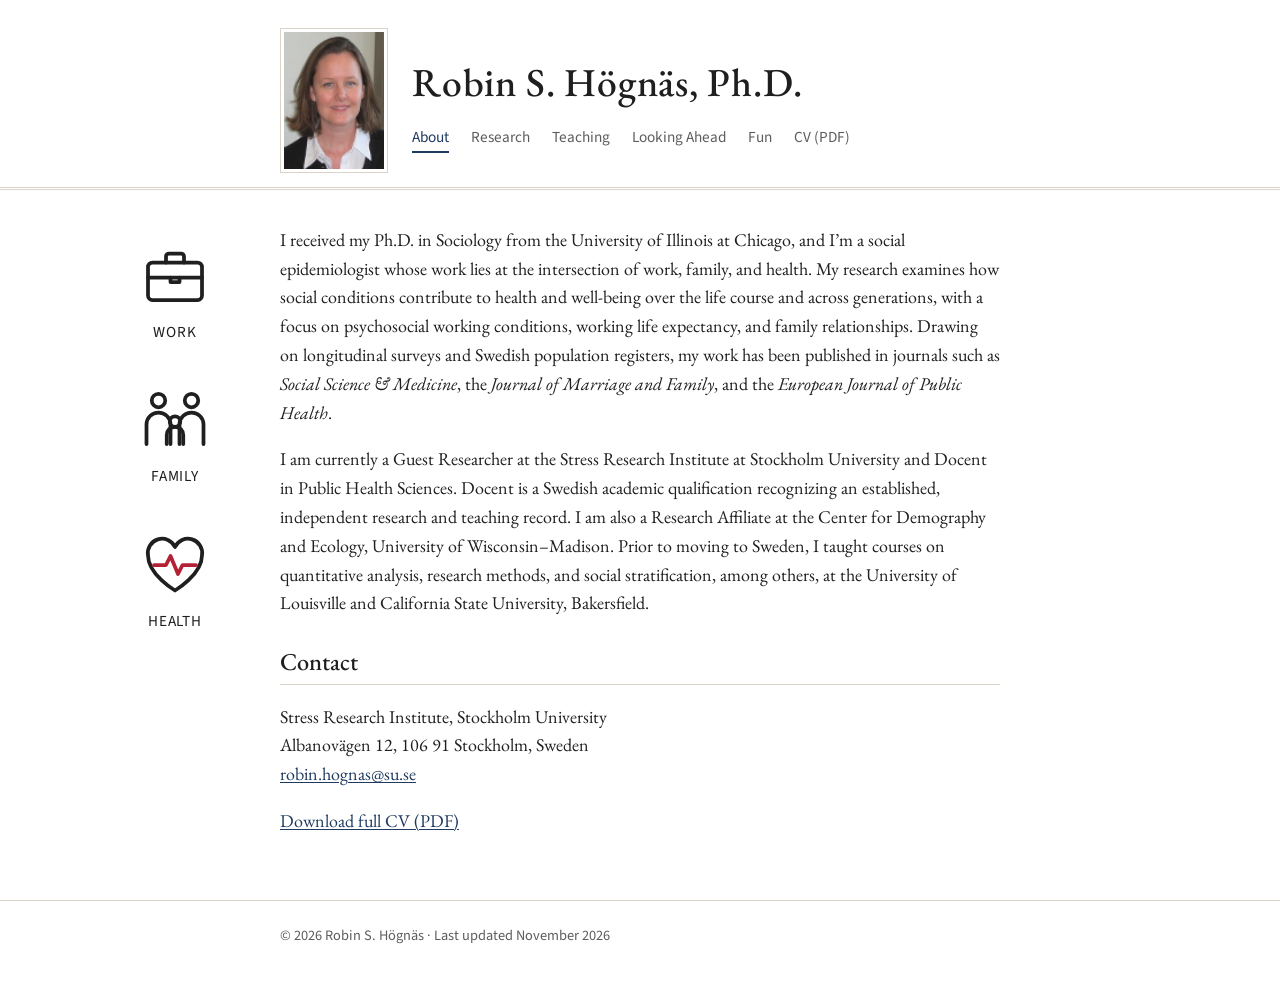
<file: index.html>
<!DOCTYPE html>
<html lang="en">
<head>
  <meta charset="utf-8">
  <meta name="viewport" content="width=device-width, initial-scale=1">
  <title>Robin S. Högnäs — Stockholm University</title>
  <meta name="description" content="Robin S. Högnäs, Docent and researcher at the Stress Research Institute, Stockholm University. Research on work, health, aging, and the family life course.">
  <link rel="preconnect" href="https://fonts.googleapis.com">
  <link rel="preconnect" href="https://fonts.gstatic.com" crossorigin>
  <link href="https://fonts.googleapis.com/css2?family=EB+Garamond:ital,wght@0,400;0,500;0,600;1,400&family=Source+Sans+3:wght@400;600&display=swap" rel="stylesheet">
  <link rel="stylesheet" href="css/style.css?v=38">
</head>
<body>
  <header class="site-header">
    <div class="wrap header-row">
      <img class="header-photo" src="images/robin.png" alt="Portrait of Robin S. Högnäs">
      <div class="header-text">
      <p class="site-name"><a href="index.html">Robin S. Högnäs, Ph.D.</a></p>
      <nav class="site-nav" aria-label="Main">
        <ul>
          <li><a href="index.html" aria-current="page">About</a></li>
          <li><a href="research.html">Research</a></li>
          <li><a href="teaching.html">Teaching</a></li>
          <li><a href="future.html">Looking Ahead</a></li>
          <li><a href="fun.html">Fun</a></li>
          <li><a href="cv.pdf">CV (PDF)</a></li>
        </ul>
      </nav>
      </div>
    </div>
    <div class="theme-strip" aria-hidden="true">
      <div class="wrap">
        <span><img src="images/icons/work.svg" alt="">Work</span>
        <span><img src="images/icons/family.svg" alt="">Family</span>
        <span><img src="images/icons/health.svg" alt="">Health</span>
      </div>
    </div>
  </header>

  <main class="wrap">
    <section class="profile">
      <div class="profile-text">
        <p>I received my Ph.D. in Sociology from the University of Illinois at Chicago, and I&rsquo;m a social epidemiologist whose work lies at the intersection of work, family, and health. My research examines how social conditions contribute to health and well-being over the life course and across generations, with a focus on psychosocial working conditions, working life expectancy, and family relationships. Drawing on longitudinal surveys and Swedish population registers, my work has been published in journals such as <em>Social Science &amp; Medicine</em>, the <em>Journal of Marriage and Family</em>, and the <em>European Journal of Public Health</em>.</p>
        <p>I am currently a Guest Researcher at the Stress Research Institute at Stockholm University and Docent in Public Health Sciences. Docent is a Swedish academic qualification recognizing an established, independent research and teaching record. I am also a Research Affiliate at the Center for Demography and Ecology, University of Wisconsin&ndash;Madison. Prior to moving to Sweden, I taught courses on quantitative analysis, research methods, and social stratification, among others, at the University of Louisville and California State University, Bakersfield.</p>
      </div>
    </section>

    <h2>Contact</h2>
    <p>
      Stress Research Institute, Stockholm University<br>
      Albanovägen 12, 106 91 Stockholm, Sweden<br>
      <a href="mailto:robin.hognas@su.se">robin.hognas@su.se</a>
    </p>
    <p><a href="cv.pdf">Download full CV (PDF)</a></p>
  </main>

  <footer class="site-footer">
    <div class="wrap">
      <p>&copy; 2026 Robin S. Högnäs · Last updated November 2026</p>
    </div>
  </footer>
  <script data-goatcounter="https://rshognas.goatcounter.com/count" async src="//gc.zgo.at/count.js"></script>
</body>
</html>
</file>
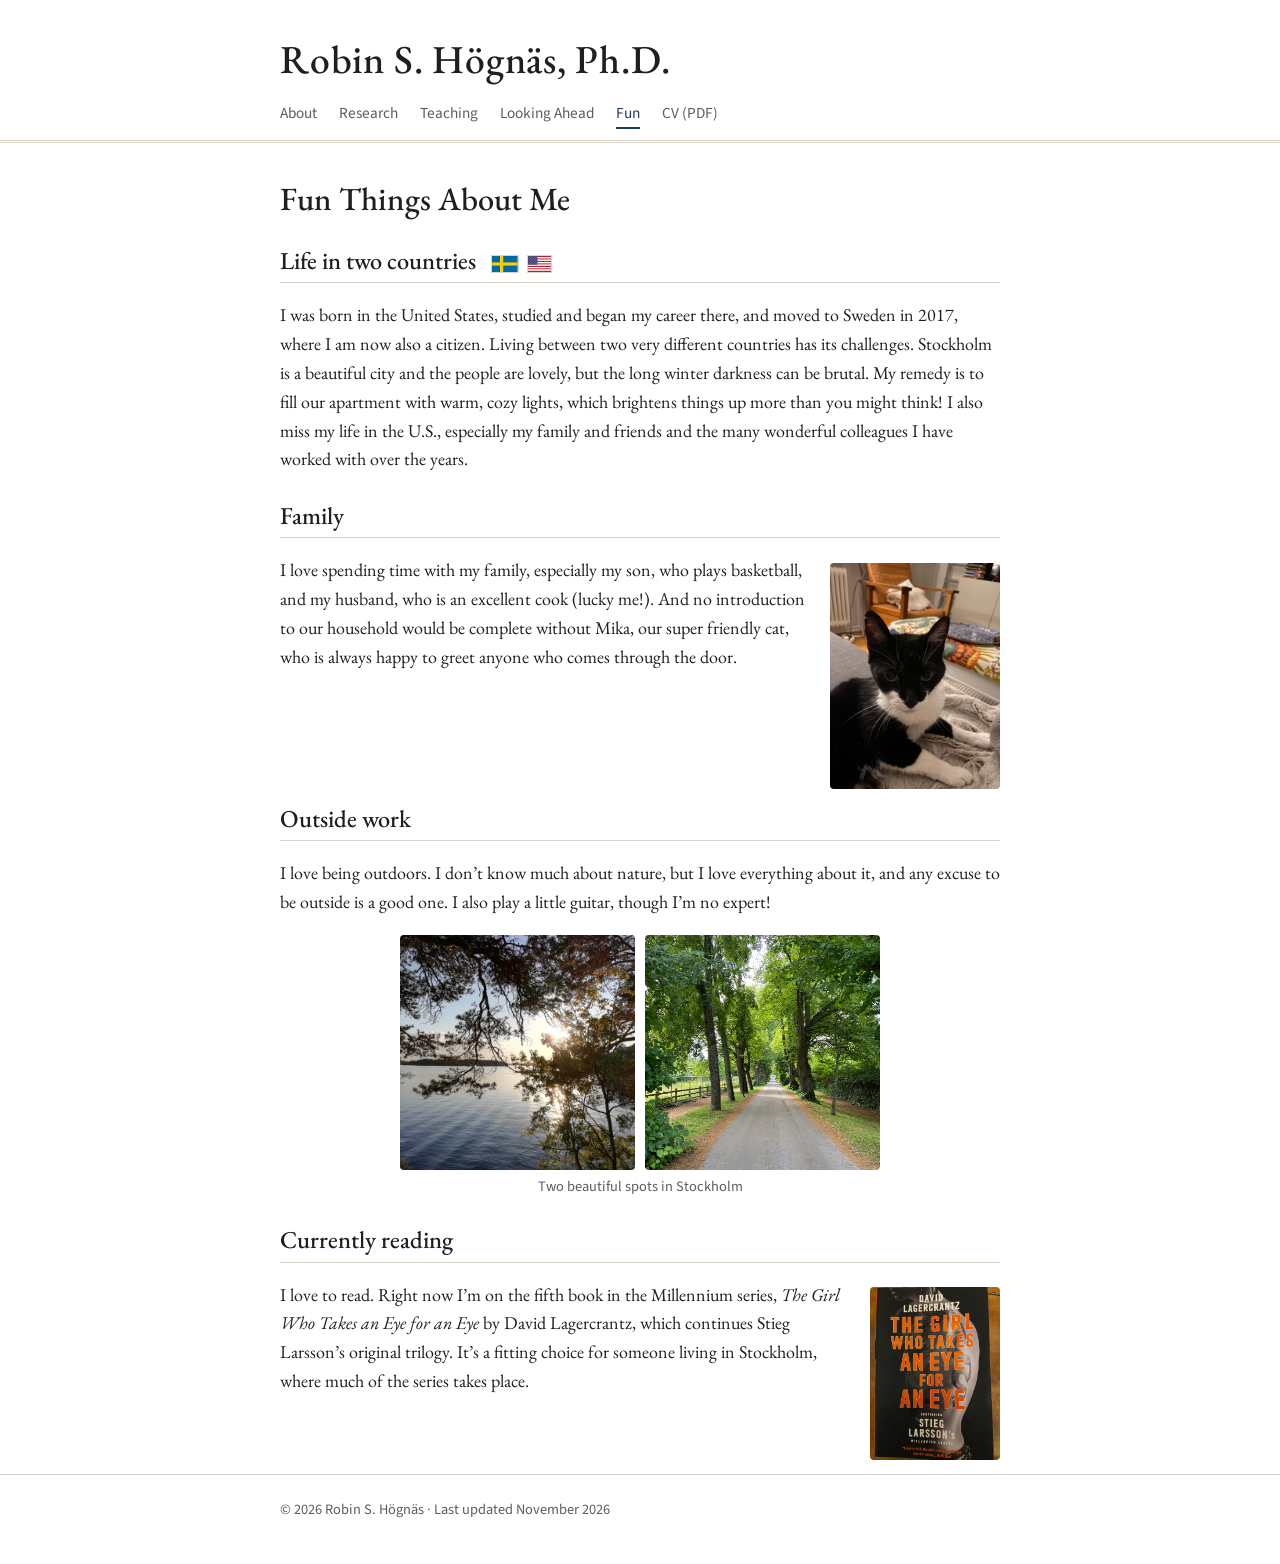
<file: fun.html>
<!DOCTYPE html>
<html lang="en">
<head>
  <meta charset="utf-8">
  <meta name="viewport" content="width=device-width, initial-scale=1">
  <title>Fun — Robin S. Högnäs</title>
  <meta name="description" content="A few things about Robin S. Högnäs outside of academic work.">
  <link rel="preconnect" href="https://fonts.googleapis.com">
  <link rel="preconnect" href="https://fonts.gstatic.com" crossorigin>
  <link href="https://fonts.googleapis.com/css2?family=EB+Garamond:ital,wght@0,400;0,500;0,600;1,400&family=Source+Sans+3:wght@400;600&display=swap" rel="stylesheet">
  <link rel="stylesheet" href="css/style.css?v=38">
</head>
<body>
  <header class="site-header">
    <div class="wrap">
      <p class="site-name"><a href="index.html">Robin S. Högnäs, Ph.D.</a></p>
      <nav class="site-nav" aria-label="Main">
        <ul>
          <li><a href="index.html">About</a></li>
          <li><a href="research.html">Research</a></li>
          <li><a href="teaching.html">Teaching</a></li>
          <li><a href="future.html">Looking Ahead</a></li>
          <li><a href="fun.html" aria-current="page">Fun</a></li>
          <li><a href="cv.pdf">CV (PDF)</a></li>
        </ul>
      </nav>
    </div>
  </header>

  <main class="wrap">
    <h1>Fun Things About Me</h1>

    <h2 class="tight">Life in two countries <span class="flags"><svg class="flag" viewBox="0 0 160 100" role="img" aria-label="Flag of Sweden"><rect width="160" height="100" fill="#006AA7"/><rect x="50" width="20" height="100" fill="#FECC00"/><rect y="40" width="160" height="20" fill="#FECC00"/></svg><svg class="flag" viewBox="0 0 190 130" role="img" aria-label="Flag of the United States"><rect y="0" width="190" height="10" fill="#B22234"/><rect y="10" width="190" height="10" fill="#fff"/><rect y="20" width="190" height="10" fill="#B22234"/><rect y="30" width="190" height="10" fill="#fff"/><rect y="40" width="190" height="10" fill="#B22234"/><rect y="50" width="190" height="10" fill="#fff"/><rect y="60" width="190" height="10" fill="#B22234"/><rect y="70" width="190" height="10" fill="#fff"/><rect y="80" width="190" height="10" fill="#B22234"/><rect y="90" width="190" height="10" fill="#fff"/><rect y="100" width="190" height="10" fill="#B22234"/><rect y="110" width="190" height="10" fill="#fff"/><rect y="120" width="190" height="10" fill="#B22234"/><rect width="76" height="70" fill="#3C3B6E"/><circle cx="6.3" cy="3.5" r="2" fill="#fff"/><circle cx="19.0" cy="3.5" r="2" fill="#fff"/><circle cx="31.7" cy="3.5" r="2" fill="#fff"/><circle cx="44.4" cy="3.5" r="2" fill="#fff"/><circle cx="57.1" cy="3.5" r="2" fill="#fff"/><circle cx="69.8" cy="3.5" r="2" fill="#fff"/><circle cx="12.6" cy="10.5" r="2" fill="#fff"/><circle cx="25.4" cy="10.5" r="2" fill="#fff"/><circle cx="38.0" cy="10.5" r="2" fill="#fff"/><circle cx="50.7" cy="10.5" r="2" fill="#fff"/><circle cx="63.4" cy="10.5" r="2" fill="#fff"/><circle cx="6.3" cy="17.5" r="2" fill="#fff"/><circle cx="19.0" cy="17.5" r="2" fill="#fff"/><circle cx="31.7" cy="17.5" r="2" fill="#fff"/><circle cx="44.4" cy="17.5" r="2" fill="#fff"/><circle cx="57.1" cy="17.5" r="2" fill="#fff"/><circle cx="69.8" cy="17.5" r="2" fill="#fff"/><circle cx="12.6" cy="24.5" r="2" fill="#fff"/><circle cx="25.4" cy="24.5" r="2" fill="#fff"/><circle cx="38.0" cy="24.5" r="2" fill="#fff"/><circle cx="50.7" cy="24.5" r="2" fill="#fff"/><circle cx="63.4" cy="24.5" r="2" fill="#fff"/><circle cx="6.3" cy="31.5" r="2" fill="#fff"/><circle cx="19.0" cy="31.5" r="2" fill="#fff"/><circle cx="31.7" cy="31.5" r="2" fill="#fff"/><circle cx="44.4" cy="31.5" r="2" fill="#fff"/><circle cx="57.1" cy="31.5" r="2" fill="#fff"/><circle cx="69.8" cy="31.5" r="2" fill="#fff"/><circle cx="12.6" cy="38.5" r="2" fill="#fff"/><circle cx="25.4" cy="38.5" r="2" fill="#fff"/><circle cx="38.0" cy="38.5" r="2" fill="#fff"/><circle cx="50.7" cy="38.5" r="2" fill="#fff"/><circle cx="63.4" cy="38.5" r="2" fill="#fff"/><circle cx="6.3" cy="45.5" r="2" fill="#fff"/><circle cx="19.0" cy="45.5" r="2" fill="#fff"/><circle cx="31.7" cy="45.5" r="2" fill="#fff"/><circle cx="44.4" cy="45.5" r="2" fill="#fff"/><circle cx="57.1" cy="45.5" r="2" fill="#fff"/><circle cx="69.8" cy="45.5" r="2" fill="#fff"/><circle cx="12.6" cy="52.5" r="2" fill="#fff"/><circle cx="25.4" cy="52.5" r="2" fill="#fff"/><circle cx="38.0" cy="52.5" r="2" fill="#fff"/><circle cx="50.7" cy="52.5" r="2" fill="#fff"/><circle cx="63.4" cy="52.5" r="2" fill="#fff"/><circle cx="6.3" cy="59.5" r="2" fill="#fff"/><circle cx="19.0" cy="59.5" r="2" fill="#fff"/><circle cx="31.7" cy="59.5" r="2" fill="#fff"/><circle cx="44.4" cy="59.5" r="2" fill="#fff"/><circle cx="57.1" cy="59.5" r="2" fill="#fff"/><circle cx="69.8" cy="59.5" r="2" fill="#fff"/></svg></span></h2>
    <p>
      I was born in the United States, studied and began my career there, and moved to
      Sweden in 2017, where I am now also a citizen. Living between two very different
      countries has its challenges. Stockholm is a beautiful city and the people are
      lovely, but the long winter darkness can be brutal. My remedy is to fill our
      apartment with warm, cozy lights, which brightens things up more than you might
      think! I also miss my life in the U.S., especially my family and friends and the
      many wonderful colleagues I have worked with over the years.
    </p>

    <h2 class="tight clear">Family</h2>
    <img class="photo-side" src="images/fun/mika.jpg" alt="Mika, a black-and-white cat, relaxing on a blanket" loading="lazy">
    <p>
      I love spending time with my family, especially my son, who plays basketball, and
      my husband, who is an excellent cook (lucky me!). And no introduction to our
      household would be complete without Mika, our super friendly cat, who is always
      happy to greet anyone who comes through the door.
    </p>

    <h2 class="tight clear">Outside work</h2>
    <p>
      I love being outdoors. I don&rsquo;t know much about nature, but I love everything
      about it, and any excuse to be outside is a good one. I also play a little guitar,
      though I&rsquo;m no expert!
    </p>
    <figure class="photo-figure">
      <div class="photo-pair">
        <img src="images/fun/nature-1.jpg" alt="Evening sun through pine trees over a calm lake" loading="lazy">
        <img src="images/fun/nature-2.jpg" alt="A tree-lined country road in summer" loading="lazy">
      </div>
      <figcaption>Two beautiful spots in Stockholm</figcaption>
    </figure>

    <h2 class="tight clear">Currently reading</h2>
    <img class="photo-side photo-small" src="images/fun/book.jpg?v=2" alt="My copy of The Girl Who Takes an Eye for an Eye by David Lagercrantz" loading="lazy">
    <p>
      I love to read. Right now I&rsquo;m on the fifth book in the Millennium series,
      <em>The Girl Who Takes an Eye for an Eye</em> by David Lagercrantz, which continues
      Stieg Larsson&rsquo;s original trilogy. It&rsquo;s a fitting choice for someone living
      in Stockholm, where much of the series takes place.
    </p>

  </main>

  <footer class="site-footer">
    <div class="wrap">
      <p>&copy; 2026 Robin S. Högnäs · Last updated November 2026</p>
    </div>
  </footer>
  <script data-goatcounter="https://rshognas.goatcounter.com/count" async src="//gc.zgo.at/count.js"></script>
</body>
</html>
</file>
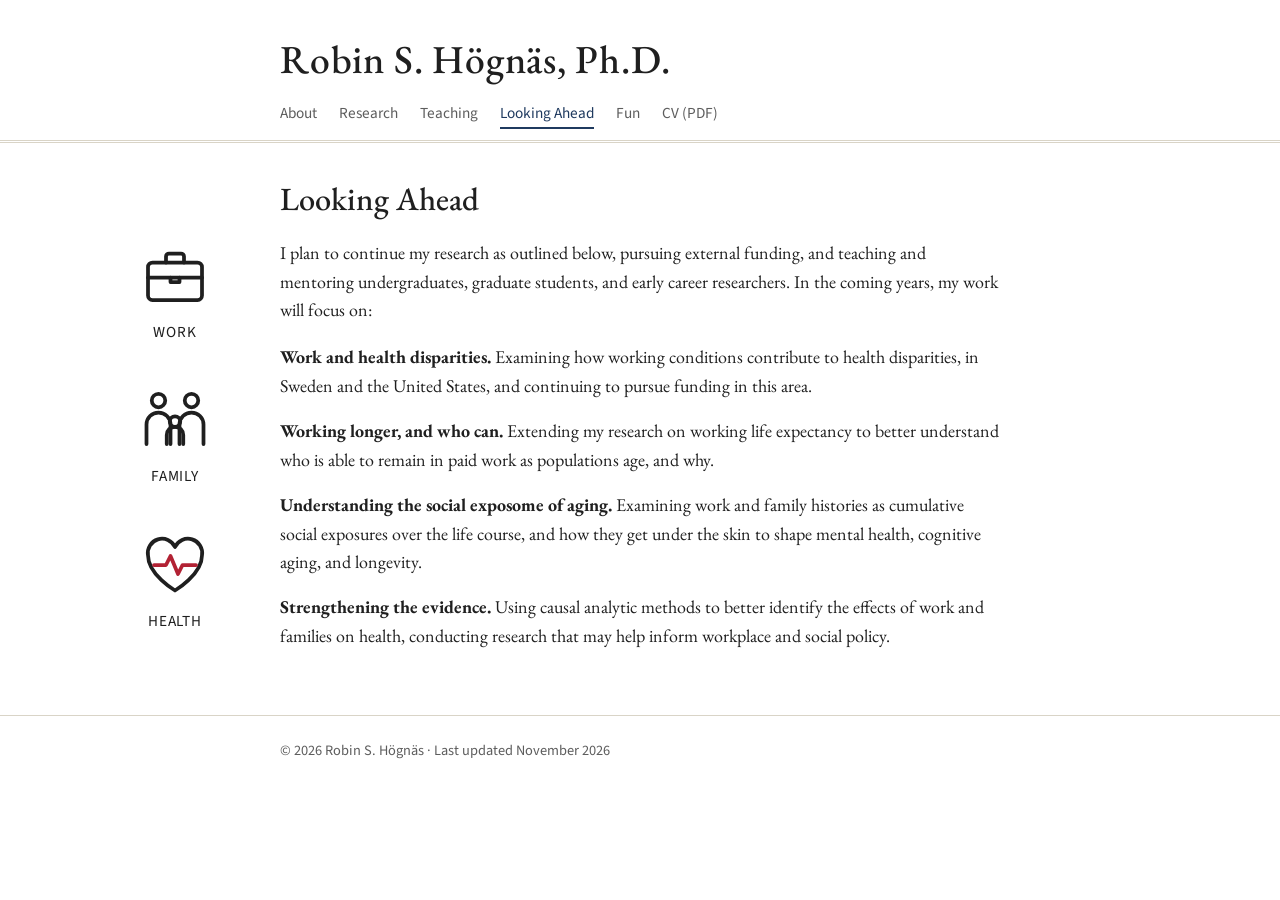
<file: future.html>
<!DOCTYPE html>
<html lang="en">
<head>
  <meta charset="utf-8">
  <meta name="viewport" content="width=device-width, initial-scale=1">
  <title>Looking Ahead — Robin S. Högnäs</title>
  <meta name="description" content="Future research plans and directions of Robin S. Högnäs.">
  <link rel="preconnect" href="https://fonts.googleapis.com">
  <link rel="preconnect" href="https://fonts.gstatic.com" crossorigin>
  <link href="https://fonts.googleapis.com/css2?family=EB+Garamond:ital,wght@0,400;0,500;0,600;1,400&family=Source+Sans+3:wght@400;600&display=swap" rel="stylesheet">
  <link rel="stylesheet" href="css/style.css?v=38">
</head>
<body>
  <header class="site-header">
    <div class="wrap">
      <p class="site-name"><a href="index.html">Robin S. Högnäs, Ph.D.</a></p>
      <nav class="site-nav" aria-label="Main">
        <ul>
          <li><a href="index.html">About</a></li>
          <li><a href="research.html">Research</a></li>
          <li><a href="teaching.html">Teaching</a></li>
          <li><a href="future.html" aria-current="page">Looking Ahead</a></li>
          <li><a href="fun.html">Fun</a></li>
          <li><a href="cv.pdf">CV (PDF)</a></li>
        </ul>
      </nav>
    </div>
    <div class="theme-strip" aria-hidden="true">
      <div class="wrap">
        <span><img src="images/icons/work.svg" alt="">Work</span>
        <span><img src="images/icons/family.svg" alt="">Family</span>
        <span><img src="images/icons/health.svg" alt="">Health</span>
      </div>
    </div>
  </header>

  <main class="wrap">
    <h1>Looking Ahead</h1>
    <p>
      I plan to continue my research as outlined below, pursuing external funding, and teaching
      and mentoring undergraduates, graduate students, and early career researchers. In the
      coming years, my work will focus on:
    </p>
    <ul class="plain plans">
      <li><strong>Work and health disparities.</strong> Examining how working conditions
        contribute to health disparities, in Sweden and the United States, and continuing to pursue funding in this area.</li>
      <li><strong>Working longer, and who can.</strong> Extending my research on working
        life expectancy to better understand who is able to remain in paid work as populations
        age, and why.</li>
      <li><strong>Understanding the social exposome of aging.</strong> Examining work and family
        histories as cumulative social exposures over the life course, and how they get under
        the skin to shape mental health, cognitive aging, and longevity.</li>
      <li><strong>Strengthening the evidence.</strong> Using causal analytic methods to
        better identify the effects of work and families on health, conducting research that may help inform workplace and social policy.</li>
    </ul>
  </main>

  <footer class="site-footer">
    <div class="wrap">
      <p>&copy; 2026 Robin S. Högnäs · Last updated November 2026</p>
    </div>
  </footer>
  <script data-goatcounter="https://rshognas.goatcounter.com/count" async src="//gc.zgo.at/count.js"></script>
</body>
</html>
</file>
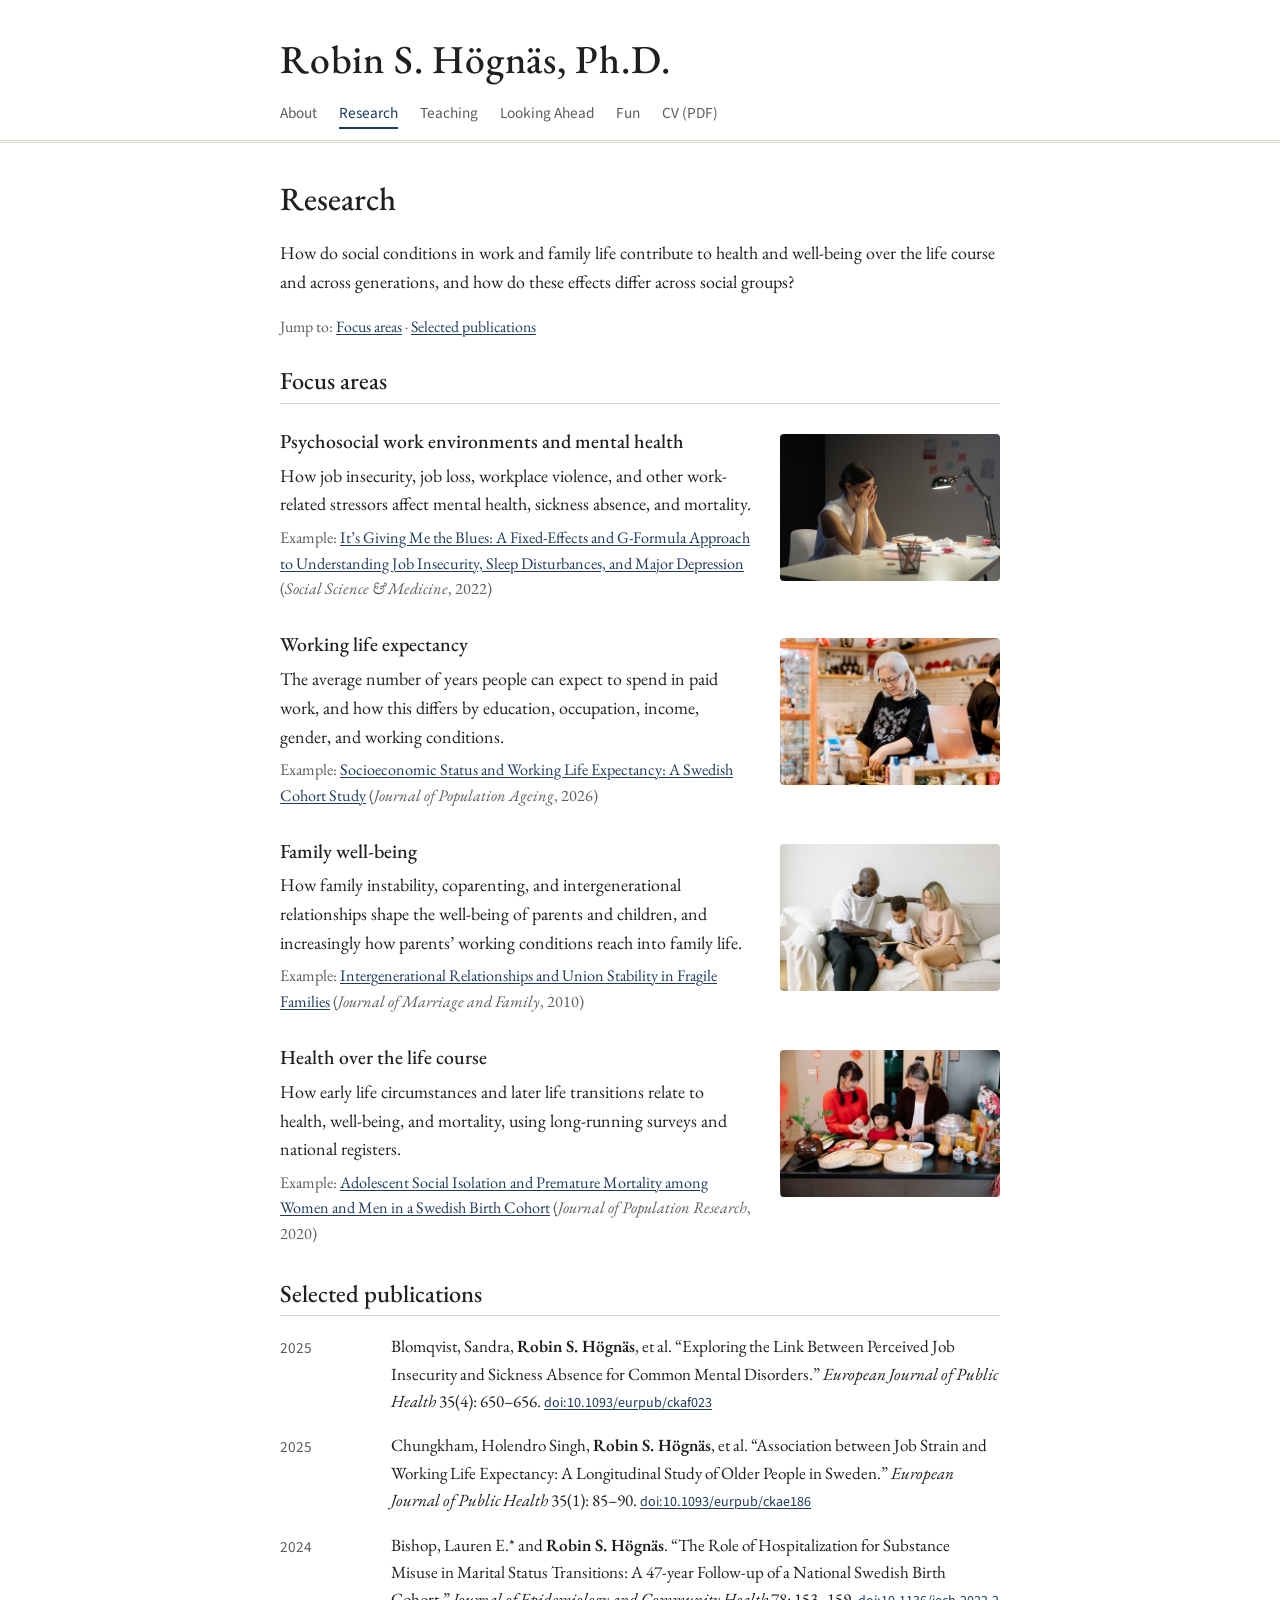
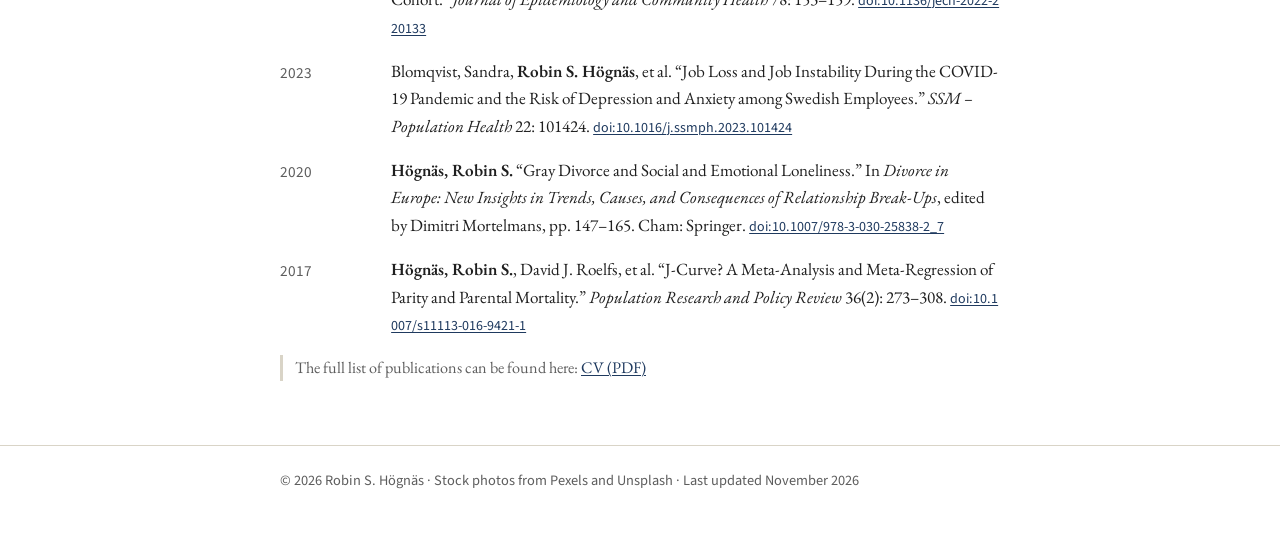
<file: research.html>
<!DOCTYPE html>
<html lang="en">
<head>
  <meta charset="utf-8">
  <meta name="viewport" content="width=device-width, initial-scale=1">
  <title>Research — Robin S. Högnäs</title>
  <meta name="description" content="Research themes, grants, and publications of Robin S. Högnäs: work, health, working life expectancy, and family demography.">
  <link rel="preconnect" href="https://fonts.googleapis.com">
  <link rel="preconnect" href="https://fonts.gstatic.com" crossorigin>
  <link href="https://fonts.googleapis.com/css2?family=EB+Garamond:ital,wght@0,400;0,500;0,600;1,400&family=Source+Sans+3:wght@400;600&display=swap" rel="stylesheet">
  <link rel="stylesheet" href="css/style.css?v=38">
</head>
<body>
  <header class="site-header">
    <div class="wrap">
      <p class="site-name"><a href="index.html">Robin S. Högnäs, Ph.D.</a></p>
      <nav class="site-nav" aria-label="Main">
        <ul>
          <li><a href="index.html">About</a></li>
          <li><a href="research.html" aria-current="page">Research</a></li>
          <li><a href="teaching.html">Teaching</a></li>
          <li><a href="future.html">Looking Ahead</a></li>
          <li><a href="fun.html">Fun</a></li>
          <li><a href="cv.pdf">CV (PDF)</a></li>
        </ul>
      </nav>
    </div>
  </header>

  <main class="wrap">
    <h1>Research</h1>
    <p>
      How do social conditions in work and family life contribute to health and
      well-being over the life course and across generations, and how do these effects
      differ across social groups?
    </p>
    <p class="small muted">
      Jump to: <a href="#areas">Focus areas</a> ·
      <a href="#publications">Selected publications</a>
    </p>

    <h2 id="areas" class="tight">Focus areas</h2>

    <div class="theme has-photo">
      <div class="theme-text">
        <h3>Psychosocial work environments and mental health</h3>
        <p>How job insecurity, job loss, workplace violence, and other work-related stressors affect mental health, sickness absence, and mortality.</p>
        <p class="example">Example: <a href="https://doi.org/10.1016/j.socscimed.2022.114805">It&rsquo;s Giving Me the Blues: A Fixed-Effects and G-Formula Approach to Understanding Job Insecurity, Sleep Disturbances, and Major Depression</a> (<em>Social Science &amp; Medicine</em>, 2022)</p>
      </div>
      <img class="photo-research" src="images/research/stressed-worker.jpg" alt="A woman at her desk late in the evening, rubbing her eyes under a desk lamp" loading="lazy">
    </div>

    <div class="theme has-photo">
      <div class="theme-text">
        <h3>Working life expectancy</h3>
        <p>The average number of years people can expect to spend in paid work, and how this differs by education, occupation, income, gender, and working conditions.</p>
        <p class="example">Example: <a href="https://doi.org/10.1007/s12062-026-09596-y">Socioeconomic Status and Working Life Expectancy: A Swedish Cohort Study</a> (<em>Journal of Population Ageing</em>, 2026)</p>
      </div>
      <img class="photo-research" src="images/research/older-worker.jpg?v=5" alt="An older woman with gray hair working behind the counter of a coffee shop" loading="lazy">
    </div>

    <div class="theme has-photo">
      <div class="theme-text">
        <h3>Family well-being</h3>
        <p>How family instability, coparenting, and intergenerational relationships shape the well-being of parents and children, and increasingly how parents&rsquo; working conditions reach into family life.</p>
        <p class="example">Example: <a href="https://doi.org/10.1111/j.1741-3737.2010.00760.x">Intergenerational Relationships and Union Stability in Fragile Families</a> (<em>Journal of Marriage and Family</em>, 2010)</p>
      </div>
      <img class="photo-research" src="images/research/family.jpg" alt="Two parents reading a book with their young child on a sofa" loading="lazy">
    </div>

    <div class="theme has-photo">
      <div class="theme-text">
        <h3>Health over the life course</h3>
        <p>How early life circumstances and later life transitions relate to health, well-being, and mortality, using long-running surveys and national registers.</p>
        <p class="example">Example: <a href="https://doi.org/10.1007/s12546-019-09237-6">Adolescent Social Isolation and Premature Mortality among Women and Men in a Swedish Birth Cohort</a> (<em>Journal of Population Research</em>, 2020)</p>
      </div>
      <img class="photo-research" src="images/research/generations.jpg" alt="A grandmother making dumplings with her grandchildren" loading="lazy">
    </div>

    <h2 id="publications" class="tight">Selected publications</h2>
    <ul class="entries pubs">
      <li><span class="year">2025</span><div>Blomqvist, Sandra, <span class="me">Robin S. Högnäs</span>, et al. “Exploring the Link Between Perceived Job Insecurity and Sickness Absence for Common Mental Disorders.” <span class="venue">European Journal of Public Health</span> 35(4): 650–656. <a href="https://doi.org/10.1093/eurpub/ckaf023">doi:10.1093/eurpub/ckaf023</a></div></li>
      <li><span class="year">2025</span><div>Chungkham, Holendro Singh, <span class="me">Robin S. Högnäs</span>, et al. “Association between Job Strain and Working Life Expectancy: A Longitudinal Study of Older People in Sweden.” <span class="venue">European Journal of Public Health</span> 35(1): 85–90. <a href="https://doi.org/10.1093/eurpub/ckae186">doi:10.1093/eurpub/ckae186</a></div></li>
      <li><span class="year">2024</span><div>Bishop, Lauren E.* and <span class="me">Robin S. Högnäs</span>. “The Role of Hospitalization for Substance Misuse in Marital Status Transitions: A 47-year Follow-up of a National Swedish Birth Cohort.” <span class="venue">Journal of Epidemiology and Community Health</span> 78: 153–159. <a href="https://doi.org/10.1136/jech-2022-220133">doi:10.1136/jech-2022-220133</a></div></li>
      <li><span class="year">2023</span><div>Blomqvist, Sandra, <span class="me">Robin S. Högnäs</span>, et al. “Job Loss and Job Instability During the COVID-19 Pandemic and the Risk of Depression and Anxiety among Swedish Employees.” <span class="venue">SSM – Population Health</span> 22: 101424. <a href="https://doi.org/10.1016/j.ssmph.2023.101424">doi:10.1016/j.ssmph.2023.101424</a></div></li>
      <li><span class="year">2020</span><div><span class="me">Högnäs, Robin S.</span> “Gray Divorce and Social and Emotional Loneliness.” In <span class="venue">Divorce in Europe: New Insights in Trends, Causes, and Consequences of Relationship Break-Ups</span>, edited by Dimitri Mortelmans, pp. 147–165. Cham: Springer. <a href="https://doi.org/10.1007/978-3-030-25838-2_7">doi:10.1007/978-3-030-25838-2_7</a></div></li>
      <li><span class="year">2017</span><div><span class="me">Högnäs, Robin S.</span>, David J. Roelfs, et al. “J-Curve? A Meta-Analysis and Meta-Regression of Parity and Parental Mortality.” <span class="venue">Population Research and Policy Review</span> 36(2): 273–308. <a href="https://doi.org/10.1007/s11113-016-9421-1">doi:10.1007/s11113-016-9421-1</a></div></li>
    </ul>
    <p class="note">The full list of publications can be found here: <a href="cv.pdf">CV (PDF)</a></p>
  </main>

  <footer class="site-footer">
    <div class="wrap">
      <p>&copy; 2026 Robin S. Högnäs · Stock photos from Pexels and Unsplash · Last updated November 2026</p>
    </div>
  </footer>
  <script data-goatcounter="https://rshognas.goatcounter.com/count" async src="//gc.zgo.at/count.js"></script>
</body>
</html>
</file>
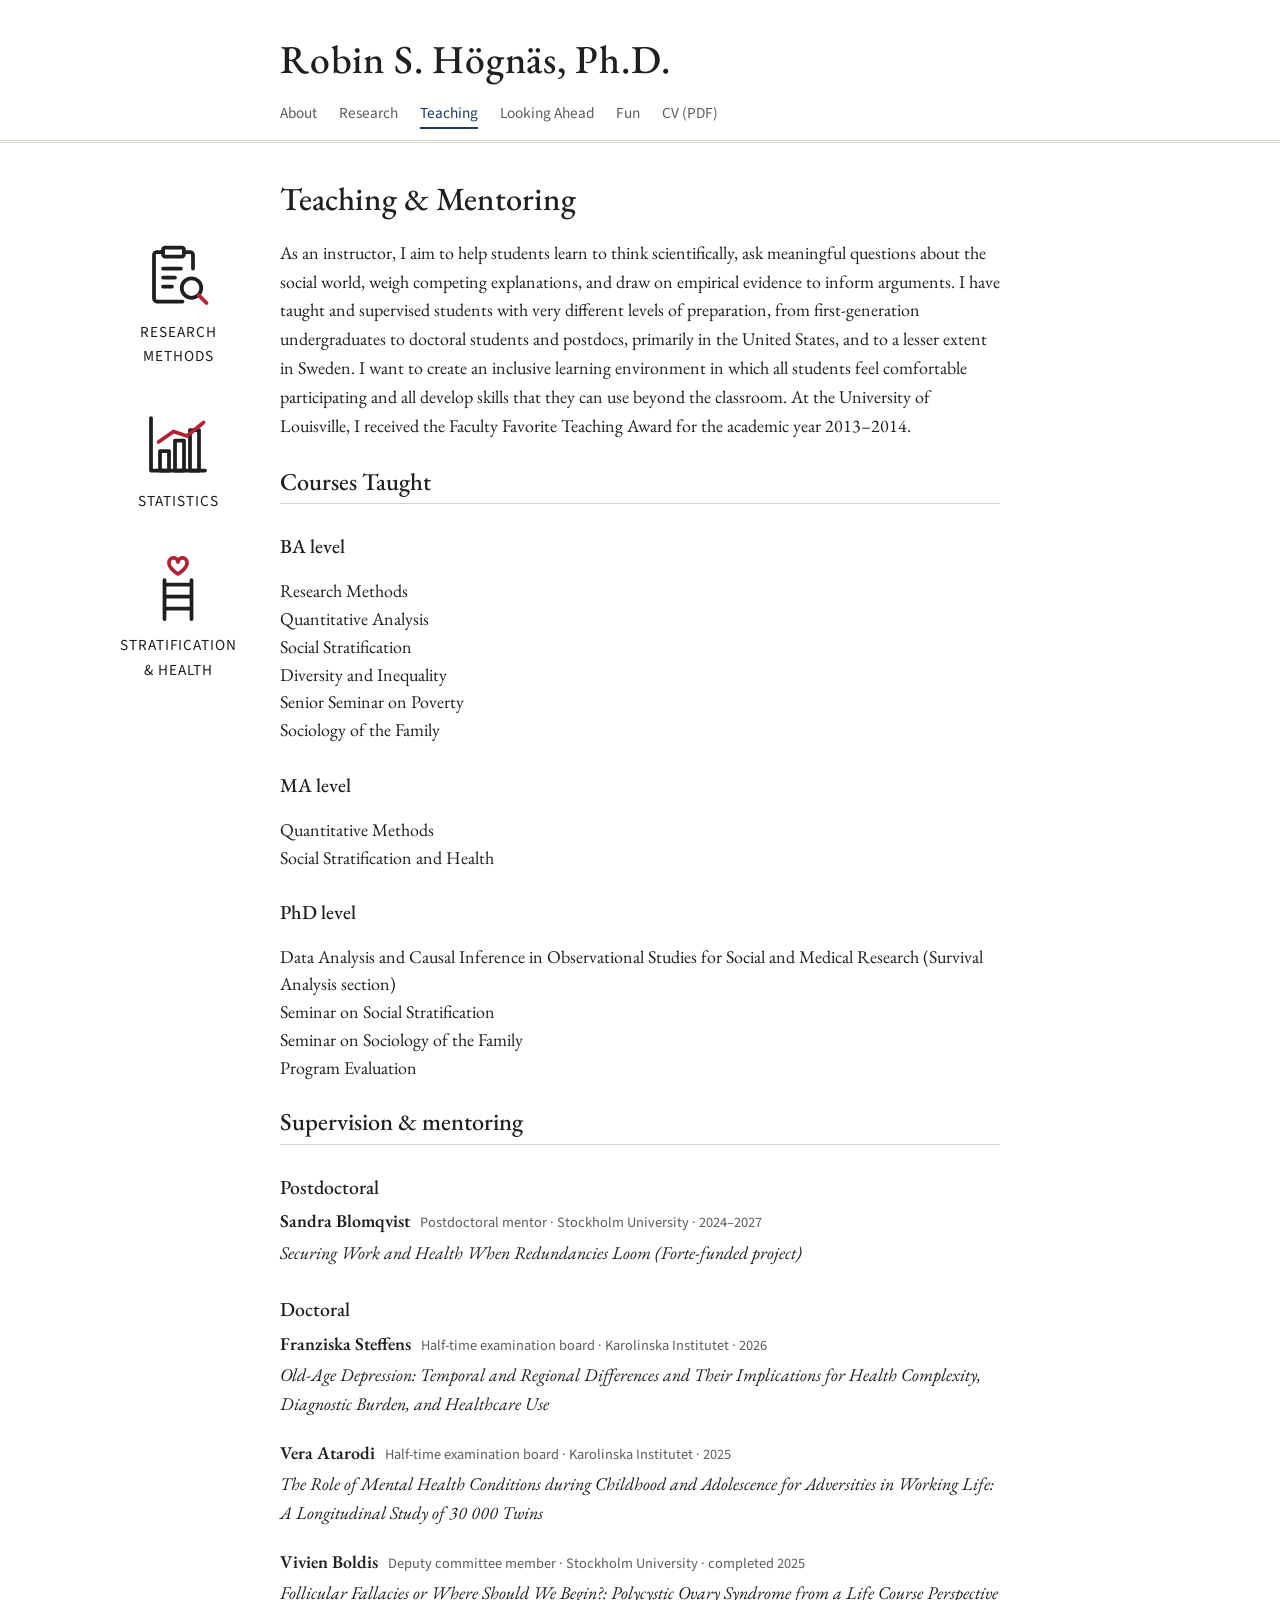
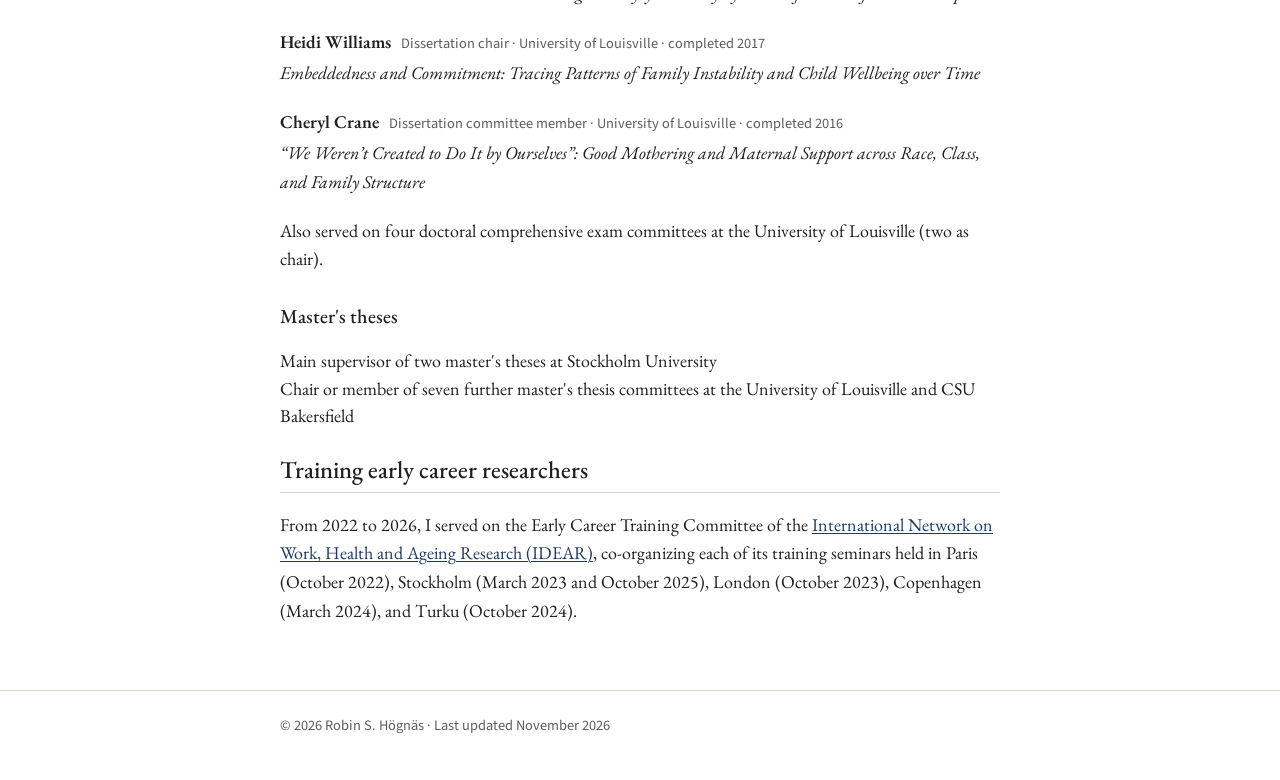
<file: teaching.html>
<!DOCTYPE html>
<html lang="en">
<head>
  <meta charset="utf-8">
  <meta name="viewport" content="width=device-width, initial-scale=1">
  <title>Teaching — Robin S. Högnäs</title>
  <meta name="description" content="Teaching, supervision, and mentoring by Robin S. Högnäs at Stockholm University, the University of Louisville, and CSU Bakersfield.">
  <link rel="preconnect" href="https://fonts.googleapis.com">
  <link rel="preconnect" href="https://fonts.gstatic.com" crossorigin>
  <link href="https://fonts.googleapis.com/css2?family=EB+Garamond:ital,wght@0,400;0,500;0,600;1,400&family=Source+Sans+3:wght@400;600&display=swap" rel="stylesheet">
  <link rel="stylesheet" href="css/style.css?v=38">
</head>
<body>
  <header class="site-header">
    <div class="wrap">
      <p class="site-name"><a href="index.html">Robin S. Högnäs, Ph.D.</a></p>
      <nav class="site-nav" aria-label="Main">
        <ul>
          <li><a href="index.html">About</a></li>
          <li><a href="research.html">Research</a></li>
          <li><a href="teaching.html" aria-current="page">Teaching</a></li>
          <li><a href="future.html">Looking Ahead</a></li>
          <li><a href="fun.html">Fun</a></li>
          <li><a href="cv.pdf">CV (PDF)</a></li>
        </ul>
      </nav>
    </div>
    <div class="theme-strip" aria-hidden="true">
      <div class="wrap">
        <span><img src="images/icons/methods.svg" alt="">Research Methods</span>
        <span><img src="images/icons/statistics.svg" alt="">Statistics</span>
        <span><img src="images/icons/stratification.svg?v=2" alt="">Stratification &amp; Health</span>
      </div>
    </div>
  </header>

  <main class="wrap">
    <h1>Teaching &amp; Mentoring</h1>
    <p>
      As an instructor, I aim to help students learn to think scientifically,
      ask meaningful questions about the social world, weigh competing explanations,
      and draw on empirical evidence to inform arguments. I have taught and supervised
      students with very different levels of preparation, from first-generation
      undergraduates to doctoral students and postdocs, primarily in the United States, and to a lesser extent in Sweden.
      I want to create an inclusive learning environment in which all students feel comfortable participating and all develop skills that they can use beyond the classroom. At the University of Louisville, I received the
      Faculty Favorite Teaching Award for the academic year 2013&ndash;2014.
    </p>

    <h2 class="tight">Courses Taught</h2>

    <h3 class="upright">BA level</h3>
    <ul class="plain">
      <li>Research Methods</li>
      <li>Quantitative Analysis</li>
      <li>Social Stratification</li>
      <li>Diversity and Inequality</li>
      <li>Senior Seminar on Poverty</li>
      <li>Sociology of the Family</li>
    </ul>

    <h3 class="upright">MA level</h3>
    <ul class="plain">
      <li>Quantitative Methods</li>
      <li>Social Stratification and Health</li>
    </ul>

    <h3 class="upright">PhD level</h3>
    <ul class="plain">
      <li>Data Analysis and Causal Inference in Observational Studies for Social and Medical Research (Survival Analysis section)</li>
      <li>Seminar on Social Stratification</li>
      <li>Seminar on Sociology of the Family</li>
      <li>Program Evaluation</li>
    </ul>

    <h2 class="tight">Supervision &amp; mentoring</h2>

    <h3 class="upright">Postdoctoral</h3>
    <ul class="people">
      <li>
        <span class="person">Sandra Blomqvist</span> <span class="meta">Postdoctoral mentor · Stockholm University · 2024–2027</span>
        <span class="work">Securing Work and Health When Redundancies Loom (Forte-funded project)</span>
      </li>
    </ul>

    <h3 class="upright">Doctoral</h3>
    <ul class="people">
      <li>
        <span class="person">Franziska Steffens</span> <span class="meta">Half-time examination board · Karolinska Institutet · 2026</span>
        <span class="work">Old-Age Depression: Temporal and Regional Differences and Their Implications for Health Complexity, Diagnostic Burden, and Healthcare Use</span>
      </li>
      <li>
        <span class="person">Vera Atarodi</span> <span class="meta">Half-time examination board · Karolinska Institutet · 2025</span>
        <span class="work">The Role of Mental Health Conditions during Childhood and Adolescence for Adversities in Working Life: A Longitudinal Study of 30&nbsp;000 Twins</span>
      </li>
      <li>
        <span class="person">Vivien Boldis</span> <span class="meta">Deputy committee member · Stockholm University · completed 2025</span>
        <span class="work">Follicular Fallacies or Where Should We Begin?: Polycystic Ovary Syndrome from a Life Course Perspective</span>
      </li>
      <li>
        <span class="person">Heidi Williams</span> <span class="meta">Dissertation chair · University of Louisville · completed 2017</span>
        <span class="work">Embeddedness and Commitment: Tracing Patterns of Family Instability and Child Wellbeing over Time</span>
      </li>
      <li>
        <span class="person">Cheryl Crane</span> <span class="meta">Dissertation committee member · University of Louisville · completed 2016</span>
        <span class="work">&ldquo;We Weren&rsquo;t Created to Do It by Ourselves&rdquo;: Good Mothering and Maternal Support across Race, Class, and Family Structure</span>
      </li>
    </ul>
    <p>Also served on four doctoral comprehensive exam committees at the University of Louisville (two as chair).</p>

    <h3 class="upright">Master's theses</h3>
    <ul class="plain">
      <li>Main supervisor of two master's theses at Stockholm University</li>
      <li>Chair or member of seven further master's thesis committees at the University of Louisville and CSU Bakersfield</li>
    </ul>

    <h2 class="tight">Training early career researchers</h2>
    <p>
      From 2022 to 2026, I served on the Early Career Training Committee of the
      <a href="https://idear-net.net/training-network/">International Network on Work, Health and Ageing Research (IDEAR)</a>,
      co-organizing each of its training seminars held in Paris (October 2022), Stockholm
      (March 2023 and October 2025), London (October 2023), Copenhagen (March 2024), and
      Turku (October 2024).
    </p>
  </main>

  <footer class="site-footer">
    <div class="wrap">
      <p>&copy; 2026 Robin S. Högnäs · Last updated November 2026</p>
    </div>
  </footer>
  <script data-goatcounter="https://rshognas.goatcounter.com/count" async src="//gc.zgo.at/count.js"></script>
</body>
</html>
</file>
<file: css/style.css>
/* Robin S. Högnäs — site styles (classic academic) */

:root {
  --bg: #ffffff;
  --text: #1f1f1f;
  --muted: #5d5d5d;
  --accent: #1f3a5f;
  --accent-soft: #e8edf3;
  --rule: #d9d4c7;
  --placeholder-bg: #fff8e1;
  --placeholder-border: #e0c36a;
  --serif: "EB Garamond", Georgia, "Times New Roman", serif;
  --sans: "Source Sans 3", -apple-system, "Segoe UI", Helvetica, Arial, sans-serif;
}

* { box-sizing: border-box; }

html { font-size: 18px; }

body {
  margin: 0;
  background: var(--bg);
  color: var(--text);
  font-family: var(--serif);
  line-height: 1.6;
}

img { max-width: 100%; }

a { color: var(--accent); text-decoration: underline; text-decoration-thickness: 1px; text-underline-offset: 2px; }
a:hover { text-decoration-thickness: 2px; }

.wrap {
  max-width: 760px;
  margin: 0 auto;
  padding: 0 20px;
}

/* ---------- Header & navigation ---------- */

.site-header {
  border-bottom: 3px double var(--rule);
  padding: 28px 0 14px;
  margin-bottom: 36px;
}

.site-name {
  font-size: 2.2rem;
  font-weight: 500;
  letter-spacing: 0.02em;
  margin: 0 0 10px;
}
.site-name a { color: var(--text); text-decoration: none; }

.site-tagline {
  font-family: var(--sans);
  font-size: 0.8rem;
  color: var(--muted);
  margin: 2px 0 14px;
  letter-spacing: 0.04em;
  text-transform: uppercase;
}

.site-nav ul {
  list-style: none;
  margin: 0;
  padding: 0;
  display: flex;
  flex-wrap: wrap;
  gap: 4px 22px;
  font-family: var(--sans);
  font-size: 0.85rem;
}
.site-nav a {
  color: var(--muted);
  text-decoration: none;
  padding-bottom: 3px;
  border-bottom: 2px solid transparent;
}
.site-nav a:hover { color: var(--accent); }
.site-nav a[aria-current="page"] {
  color: var(--accent);
  border-bottom-color: var(--accent);
}

.header-row {
  display: flex;
  justify-content: flex-start;
  align-items: center;
  gap: 24px;
}
.header-text { min-width: 0; }
.header-photo {
  flex: none;
  width: 108px;
  height: auto;
  border: 1px solid var(--rule);
  padding: 3px;
  background: #fff;
}

.theme-strip {
  margin-top: 14px;
}
.theme-strip .wrap {
  display: flex;
  flex-wrap: wrap;
  gap: 8px 36px;
  padding-block: 0;
}
.theme-strip span {
  display: inline-flex;
  align-items: center;
  gap: 10px;
  font-family: var(--sans);
  font-size: 0.78rem;
  letter-spacing: 0.06em;
  text-transform: uppercase;
  color: var(--text);
}
.theme-strip img { width: 34px; height: 34px; }

/* On wider screens, the icons float in a column to the left of the text */
@media (min-width: 900px) {
  .theme-strip {
    position: fixed;
    top: 240px;
    left: calc(50% - 520px);
    width: 110px;
    margin: 0;
  }
  .theme-strip .wrap {
    flex-direction: column;
    align-items: center;
    gap: 40px;
    padding: 0;
    margin: 0;
  }
  .theme-strip span { flex-direction: column; gap: 8px; text-align: center; font-size: 0.85rem; }
  .theme-strip img { width: 72px; height: 72px; }
}
/* Medium windows: shift the page right to make room for the icon column */
@media (min-width: 900px) and (max-width: 1099px) {
  body:has(.theme-strip) .wrap { margin-left: 150px; margin-right: auto; }
  body:has(.theme-strip) .theme-strip .wrap { margin: 0; }
  .theme-strip { left: 20px; }
  .theme-strip .wrap { gap: 32px; }
  .theme-strip img { width: 60px; height: 60px; }
  .theme-strip span { font-size: 0.78rem; }
}
/* ---------- Typography ---------- */

h1, h2, h3 { font-weight: 500; line-height: 1.25; }
h1 { font-size: 1.8rem; margin: 0 0 0.6em; }
h2 {
  font-size: 1.35rem;
  margin: 2em 0 0.7em;
  padding-bottom: 0.25em;
  border-bottom: 1px solid var(--rule);
}
h3 { font-size: 1.1rem; margin: 1.5em 0 0.4em; font-style: italic; }
h3.upright { font-style: normal; }
h2.tight { margin-top: 1.1em; }

.lead { font-size: 1.1rem; }
.muted { color: var(--muted); }
.small { font-size: 0.88rem; }

/* ---------- Home: profile ---------- */

.profile {
  display: flex;
  gap: 28px;
  align-items: flex-start;
}
.profile-photo {
  flex: 0 0 140px;
  width: 140px;
  height: auto;
  border: 1px solid var(--rule);
  padding: 4px;
  background: #fff;
}
.profile-text h1 { margin-top: 0; }
.profile-text .position {
  font-family: var(--sans);
  font-size: 0.85rem;
  color: var(--muted);
  margin: 0 0 1em;
  line-height: 1.5;
}

.profile-text > p:first-child { margin-top: 0; }
.profile + h2 { margin-top: 0.6em; }
.profile-text > p:last-child { margin-bottom: 0.8em; }

.facts {
  display: grid;
  grid-template-columns: 9.5em 1fr;
  gap: 0.35em 1em;
  margin: 0;
}
.facts dt { font-family: var(--sans); font-size: 0.8rem; color: var(--muted); text-transform: uppercase; letter-spacing: 0.04em; padding-top: 0.25em; }
.facts dd { margin: 0; }

.section-links {
  display: grid;
  grid-template-columns: repeat(auto-fit, minmax(200px, 1fr));
  gap: 14px;
  margin-top: 1em;
}
.section-links a {
  display: block;
  padding: 16px 18px;
  border: 1px solid var(--rule);
  background: #fff;
  text-decoration: none;
  color: var(--text);
  transition: border-color 0.15s, background 0.15s;
}
.section-links a:hover { border-color: var(--accent); background: var(--accent-soft); }
.section-links strong { display: block; color: var(--accent); font-weight: 500; font-size: 1.1rem; }
.section-links span { font-size: 0.9rem; color: var(--muted); }

/* ---------- Lists: publications, grants, timeline ---------- */

.entries { list-style: none; margin: 0; padding: 0; }
.entries li {
  display: grid;
  grid-template-columns: 5.5em 1fr;
  gap: 0 1em;
  margin-bottom: 1em;
}
.entries .year {
  font-family: var(--sans);
  font-size: 0.85rem;
  color: var(--muted);
  padding-top: 0.2em;
}
.entries .role { font-family: var(--sans); font-size: 0.82rem; color: var(--accent); }

.pubs li { font-size: 0.95rem; }
.pubs .me { font-weight: 600; }
.pubs .venue { font-style: italic; }
.pubs a { font-family: var(--sans); font-size: 0.78rem; word-break: break-all; }

.plain { padding-left: 1.2em; }
.plain li { margin-bottom: 0.4em; }
ul.plain { list-style: none; padding-left: 0; }
ol.plain li { margin-bottom: 0.6em; }
ul.plain.plans li { margin-bottom: 0.9em; line-height: 1.6; }
ul.plain li { margin-bottom: 0.05em; line-height: 1.5; }

ul.people { list-style: none; padding-left: 0; margin: 0 0 1em; }
ul.people li { margin-bottom: 1.1em; }
ul.people .person { font-weight: 600; }
ul.people .meta { font-family: var(--sans); font-size: 0.8rem; color: var(--muted); margin-left: 0.4em; }
ul.people .work { display: block; font-style: italic; margin-top: 0.15em; }

.note {
  font-size: 0.9rem;
  color: var(--muted);
  border-left: 3px solid var(--rule);
  padding-left: 12px;
}

.theme { margin-bottom: 1.2em; }
.theme h3 { margin-top: 1em; }
.theme p { margin: 0.3em 0; }
.theme .example { font-size: 0.9rem; color: var(--muted); }

.flags { display: inline-flex; gap: 8px; margin-left: 10px; vertical-align: middle; }
.flag { height: 18px; width: auto; border: 1px solid var(--rule); }
.icon-book { height: 26px; width: auto; }

.photo-pair { display: grid; grid-template-columns: 1fr 1fr; gap: 10px; margin: 0.8em 0 0.4em; }
.photo-pair img { width: 100%; aspect-ratio: 1; object-fit: cover; border-radius: 4px; }
.photo-figure { margin: 0.8em auto 0.4em; max-width: 480px; }
.photo-figure .photo-pair { margin: 0; }
.photo-figure figcaption { font-family: var(--sans); font-size: 0.8rem; color: var(--muted); margin-top: 0.4em; text-align: center; }
.theme.has-photo {
  display: grid;
  grid-template-columns: minmax(0, 1fr) 220px;
  column-gap: 1.6em;
  align-items: start;
  margin: 1.4em 0;
}
.theme.has-photo h3 { margin-top: 0; font-style: normal; }
.theme-text > :first-child { margin-top: 0; }
.theme.has-photo.intro { margin-top: 0; }
.photo-research { width: 100%; aspect-ratio: 3 / 2; object-fit: cover; border-radius: 4px; margin-top: 0.3em; }
@media (max-width: 600px) {
  .theme.has-photo { grid-template-columns: 1fr; }
  .photo-research { order: -1; margin: 0 0 0.6em; }
}
.photo-side { float: right; width: 170px; aspect-ratio: 3 / 4; object-fit: cover; border-radius: 4px; margin: 0.4em 0 0.8em 1.2em; }
.photo-side.photo-small { width: 130px; }
h2.clear, .site-footer { clear: both; }

/* ---------- Placeholders (to be replaced by Robin) ---------- */

.placeholder {
  background: var(--placeholder-bg);
  border: 1px dashed var(--placeholder-border);
  padding: 14px 18px;
  margin: 1em 0;
  font-family: var(--sans);
  font-size: 0.9rem;
  color: #6b5a1e;
}
.placeholder::before {
  content: "Placeholder — replace with your own text";
  display: block;
  font-size: 0.72rem;
  text-transform: uppercase;
  letter-spacing: 0.06em;
  margin-bottom: 6px;
  color: #9a7d1f;
}

/* ---------- Footer ---------- */

.site-footer {
  margin-top: 64px;
  border-top: 1px solid var(--rule);
  padding: 20px 0 40px;
  font-family: var(--sans);
  font-size: 0.8rem;
  color: var(--muted);
}
.site-footer p { margin: 0.2em 0; }

/* ---------- Small screens ---------- */

@media (max-width: 600px) {
  html { font-size: 17px; }
  .header-row { align-items: flex-start; }
  .header-photo { width: 64px; }
  .profile { flex-direction: column; }
  .facts { grid-template-columns: 1fr; }
  .facts dt { padding-top: 0.6em; }
  .entries li { grid-template-columns: 1fr; }
  .photo-side { width: 120px; margin-left: 0.8em; }
  .photo-side.photo-small { width: 95px; }
}
</file>
